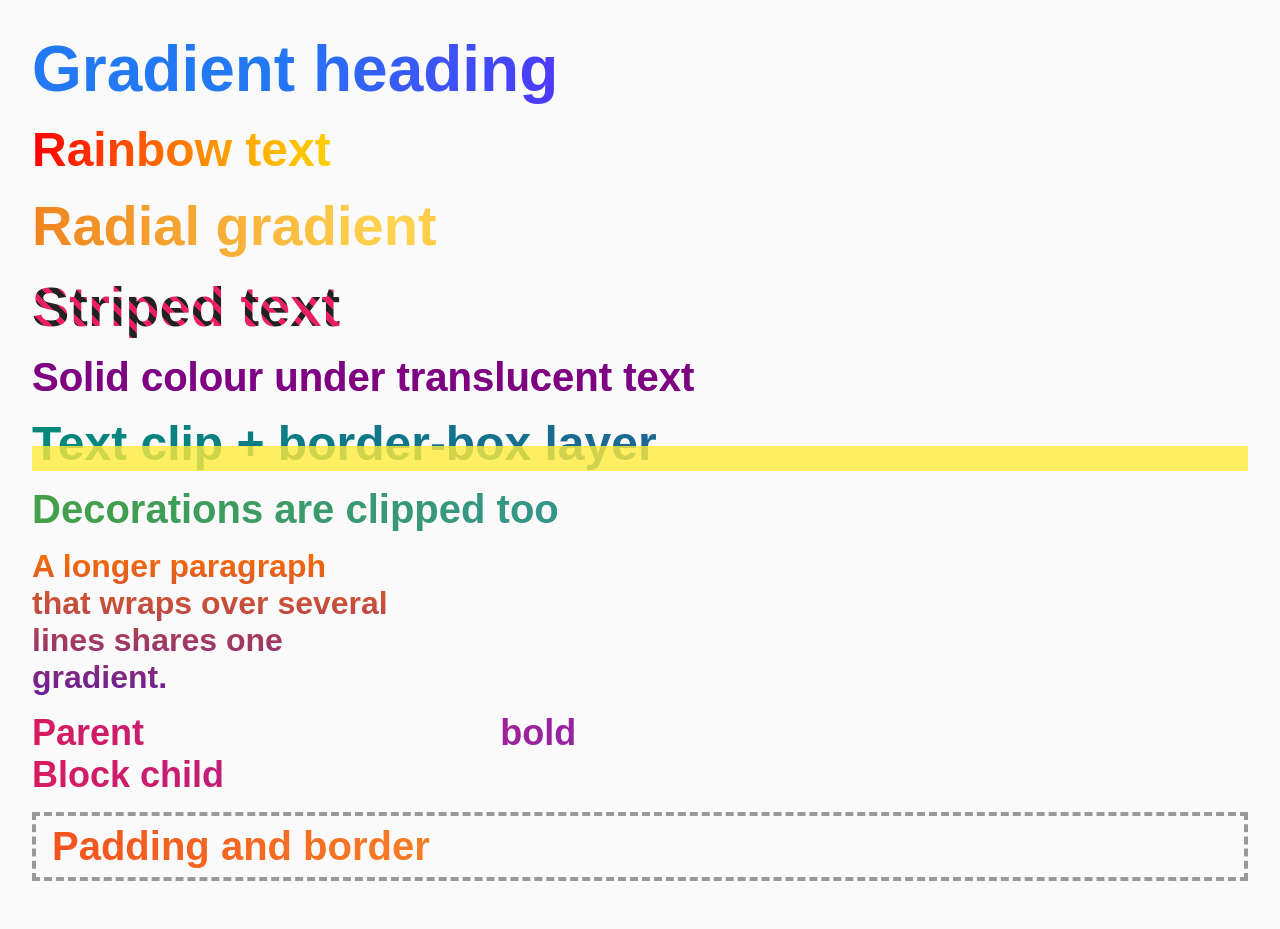
<file: examples/text-clip.html>
<!DOCTYPE html>
<html>
<head>
<title>background-clip: text</title>
<style>
  body { font-family: sans-serif; padding: 24px; background: #fafafa; }
  .clip { background-clip: text; -webkit-background-clip: text; color: transparent; font-weight: 900; margin: 0 0 16px; }
  .gradient { font-size: 64px; background-image: linear-gradient(104deg, #2379f4 20%, #6b0dff 60%); }
  .rainbow { font-size: 48px; background-image: linear-gradient(90deg, red, orange, yellow, green, blue, indigo, violet); }
  .radial { font-size: 56px; background-image: radial-gradient(circle at 30% 50%, #ffd54f, #e65100 70%); }
  .stripes { font-size: 56px; background-image: repeating-linear-gradient(45deg, #222 0 6px, #e91e63 6px 12px); }
  .solid { font-size: 40px; background-color: rgb(0 0 255); color: rgb(255 0 0 / 0.5); }
  .layers { font-size: 48px; background: linear-gradient(transparent 55%, rgb(255 235 59 / 0.8) 55%) border-box, linear-gradient(90deg, #00897b, #3949ab) text; }
  .decorated { font-size: 40px; background-image: linear-gradient(90deg, #43a047, #1e88e5); text-decoration: underline; text-decoration-thickness: 6px; }
  .multiline { font-size: 32px; width: 360px; background-image: linear-gradient(180deg, #ff6f00, #6a1b9a); }
  .descendants { font-size: 36px; background-image: linear-gradient(90deg, #d81b60, #8e24aa, #3949ab); }
  .descendants .ib { display: inline-block; transform: rotate(-6deg); }
  .descendants .op { opacity: 0.3; }
  .descendants .abs { position: absolute; }
  .clipped-box { font-size: 40px; padding: 8px 16px; border: 4px dashed #999; background-image: linear-gradient(90deg, #f4511e, #fdd835); }
</style>
</head>
<body>
  <h1 class="clip gradient">Gradient heading</h1>
  <p class="clip rainbow">Rainbow text</p>
  <p class="clip radial">Radial gradient</p>
  <p class="clip stripes">Striped text</p>
  <p class="clip solid">Solid colour under translucent text</p>
  <p class="clip layers">Text clip + border-box layer</p>
  <p class="clip decorated">Decorations are clipped too</p>
  <p class="clip multiline">A longer paragraph that wraps over several lines shares one gradient.</p>
  <div class="clip descendants">Parent <span class="ib">inline-block</span> <span class="op">opacity</span> <b>bold</b><div>Block child</div></div>
  <p class="clip clipped-box">Padding and border</p>
</body>
</html>
</file>
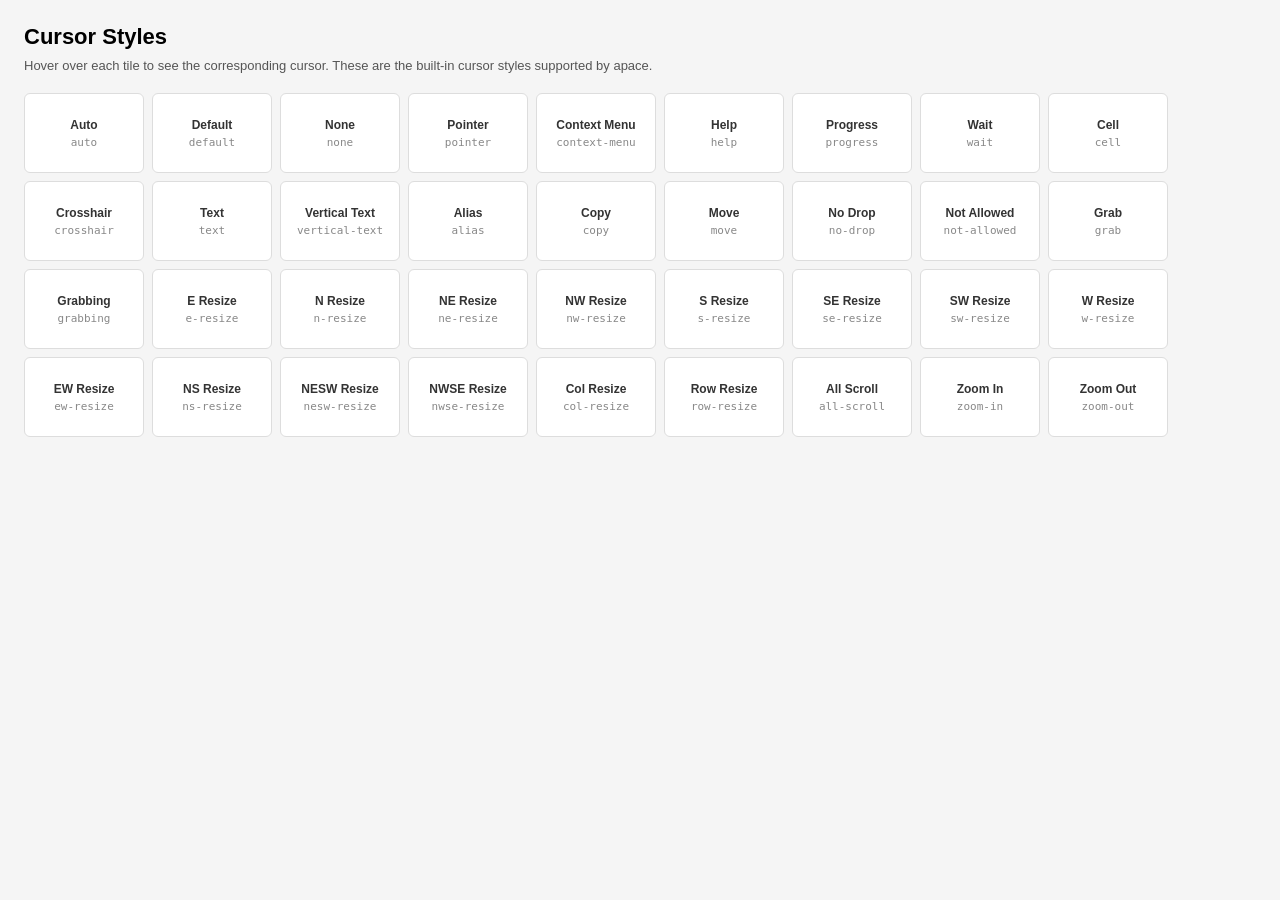
<file: examples/assets/cursor.html>
<!DOCTYPE html>
<html>
<head>
<style>
    body {
        font-family: sans-serif;
        background: #f5f5f5;
        margin: 0;
        padding: 24px;
    }
    h1 {
        margin: 0 0 8px 0;
        font-size: 22px;
    }
    p.intro {
        margin: 0 0 20px 0;
        color: #555;
        font-size: 13px;
    }
    .grid {
        display: flex;
        flex-wrap: wrap;
        gap: 8px;
    }
    .cell {
        display: flex;
        flex-direction: column;
        align-items: center;
        justify-content: center;
        width: 120px;
        height: 80px;
        background: #fff;
        border: 1px solid #ddd;
        border-radius: 6px;
        font-size: 12px;
        color: #333;
        text-align: center;
        box-sizing: border-box;
        padding: 6px;
    }
    .cell .name {
        font-weight: bold;
        margin-bottom: 4px;
    }
    .cell .value {
        font-family: monospace;
        font-size: 11px;
        color: #888;
    }
</style>
</head>
<body>
    <h1>Cursor Styles</h1>
    <p class="intro">Hover over each tile to see the corresponding cursor. These are the built-in cursor styles supported by apace.</p>
    <div class="grid">
        <div class="cell" style="cursor: auto"><span class="name">Auto</span><span class="value">auto</span></div>
        <div class="cell" style="cursor: default"><span class="name">Default</span><span class="value">default</span></div>
        <div class="cell" style="cursor: none"><span class="name">None</span><span class="value">none</span></div>
        <div class="cell" style="cursor: pointer"><span class="name">Pointer</span><span class="value">pointer</span></div>
        <div class="cell" style="cursor: context-menu"><span class="name">Context Menu</span><span class="value">context-menu</span></div>
        <div class="cell" style="cursor: help"><span class="name">Help</span><span class="value">help</span></div>
        <div class="cell" style="cursor: progress"><span class="name">Progress</span><span class="value">progress</span></div>
        <div class="cell" style="cursor: wait"><span class="name">Wait</span><span class="value">wait</span></div>
        <div class="cell" style="cursor: cell"><span class="name">Cell</span><span class="value">cell</span></div>
        <div class="cell" style="cursor: crosshair"><span class="name">Crosshair</span><span class="value">crosshair</span></div>
        <div class="cell" style="cursor: text"><span class="name">Text</span><span class="value">text</span></div>
        <div class="cell" style="cursor: vertical-text"><span class="name">Vertical Text</span><span class="value">vertical-text</span></div>
        <div class="cell" style="cursor: alias"><span class="name">Alias</span><span class="value">alias</span></div>
        <div class="cell" style="cursor: copy"><span class="name">Copy</span><span class="value">copy</span></div>
        <div class="cell" style="cursor: move"><span class="name">Move</span><span class="value">move</span></div>
        <div class="cell" style="cursor: no-drop"><span class="name">No Drop</span><span class="value">no-drop</span></div>
        <div class="cell" style="cursor: not-allowed"><span class="name">Not Allowed</span><span class="value">not-allowed</span></div>
        <div class="cell" style="cursor: grab"><span class="name">Grab</span><span class="value">grab</span></div>
        <div class="cell" style="cursor: grabbing"><span class="name">Grabbing</span><span class="value">grabbing</span></div>
        <div class="cell" style="cursor: e-resize"><span class="name">E Resize</span><span class="value">e-resize</span></div>
        <div class="cell" style="cursor: n-resize"><span class="name">N Resize</span><span class="value">n-resize</span></div>
        <div class="cell" style="cursor: ne-resize"><span class="name">NE Resize</span><span class="value">ne-resize</span></div>
        <div class="cell" style="cursor: nw-resize"><span class="name">NW Resize</span><span class="value">nw-resize</span></div>
        <div class="cell" style="cursor: s-resize"><span class="name">S Resize</span><span class="value">s-resize</span></div>
        <div class="cell" style="cursor: se-resize"><span class="name">SE Resize</span><span class="value">se-resize</span></div>
        <div class="cell" style="cursor: sw-resize"><span class="name">SW Resize</span><span class="value">sw-resize</span></div>
        <div class="cell" style="cursor: w-resize"><span class="name">W Resize</span><span class="value">w-resize</span></div>
        <div class="cell" style="cursor: ew-resize"><span class="name">EW Resize</span><span class="value">ew-resize</span></div>
        <div class="cell" style="cursor: ns-resize"><span class="name">NS Resize</span><span class="value">ns-resize</span></div>
        <div class="cell" style="cursor: nesw-resize"><span class="name">NESW Resize</span><span class="value">nesw-resize</span></div>
        <div class="cell" style="cursor: nwse-resize"><span class="name">NWSE Resize</span><span class="value">nwse-resize</span></div>
        <div class="cell" style="cursor: col-resize"><span class="name">Col Resize</span><span class="value">col-resize</span></div>
        <div class="cell" style="cursor: row-resize"><span class="name">Row Resize</span><span class="value">row-resize</span></div>
        <div class="cell" style="cursor: all-scroll"><span class="name">All Scroll</span><span class="value">all-scroll</span></div>
        <div class="cell" style="cursor: zoom-in"><span class="name">Zoom In</span><span class="value">zoom-in</span></div>
        <div class="cell" style="cursor: zoom-out"><span class="name">Zoom Out</span><span class="value">zoom-out</span></div>
    </div>
</body>
</html>
</file>
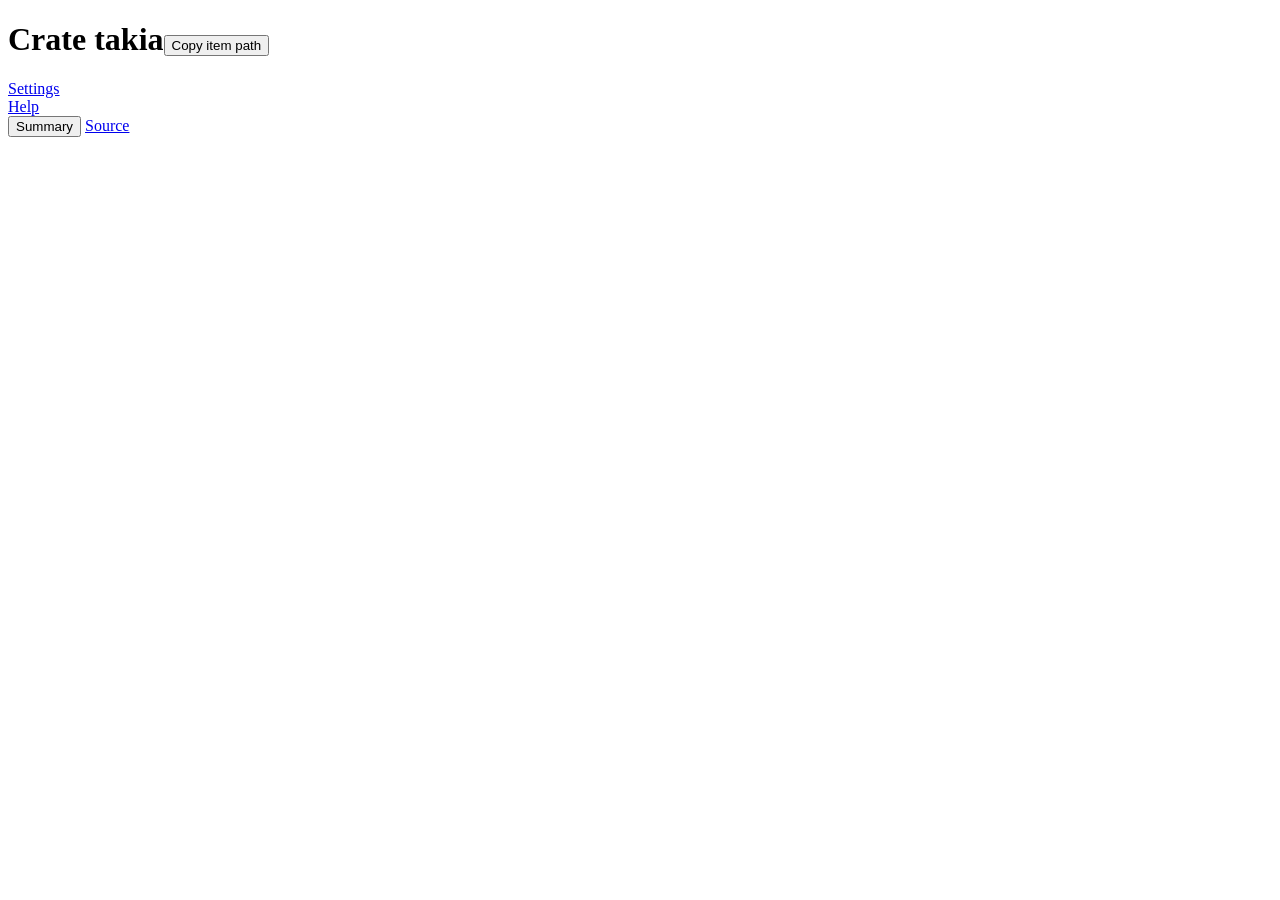
<file: examples/assets/docsrs_header.html>
<!DOCTYPE html>
<html>
  <head>
    <link rel="stylesheet" href="https:/docs.rs/-/rustdoc.static/normalize-9960930a.css">
    <link rel="stylesheet" href="https:/docs.rs/-/rustdoc.static/rustdoc-7dda4a46.css">
    <link rel="stylesheet" href="https:/docs.rs/-/rustdoc.static/rustdoc-7dda4a46.css">
  </head>
  <body>

  <div class="main-heading">
    <h1>Crate <span>takia</span><button id="copy-path" title="Copy item path to clipboard">Copy item path</button></h1>
    <rustdoc-toolbar>
        <div id="settings-menu" tabindex="-1">
            <a href="../settings.html"><span class="label">Settings</span></a>
        </div>
        <div id="help-button" tabindex="-1">
            <a href="../help.html"><span class="label">Help</span></a>
        </div>
        <button id="toggle-all-docs"><span class="label">Summary</span></button>
    </rustdoc-toolbar>
    <span class="sub-heading"><a class="src" href="../src/takia/lib.rs.html#1-124">Source</a> </span></div>

  </body>
</html>
</file>
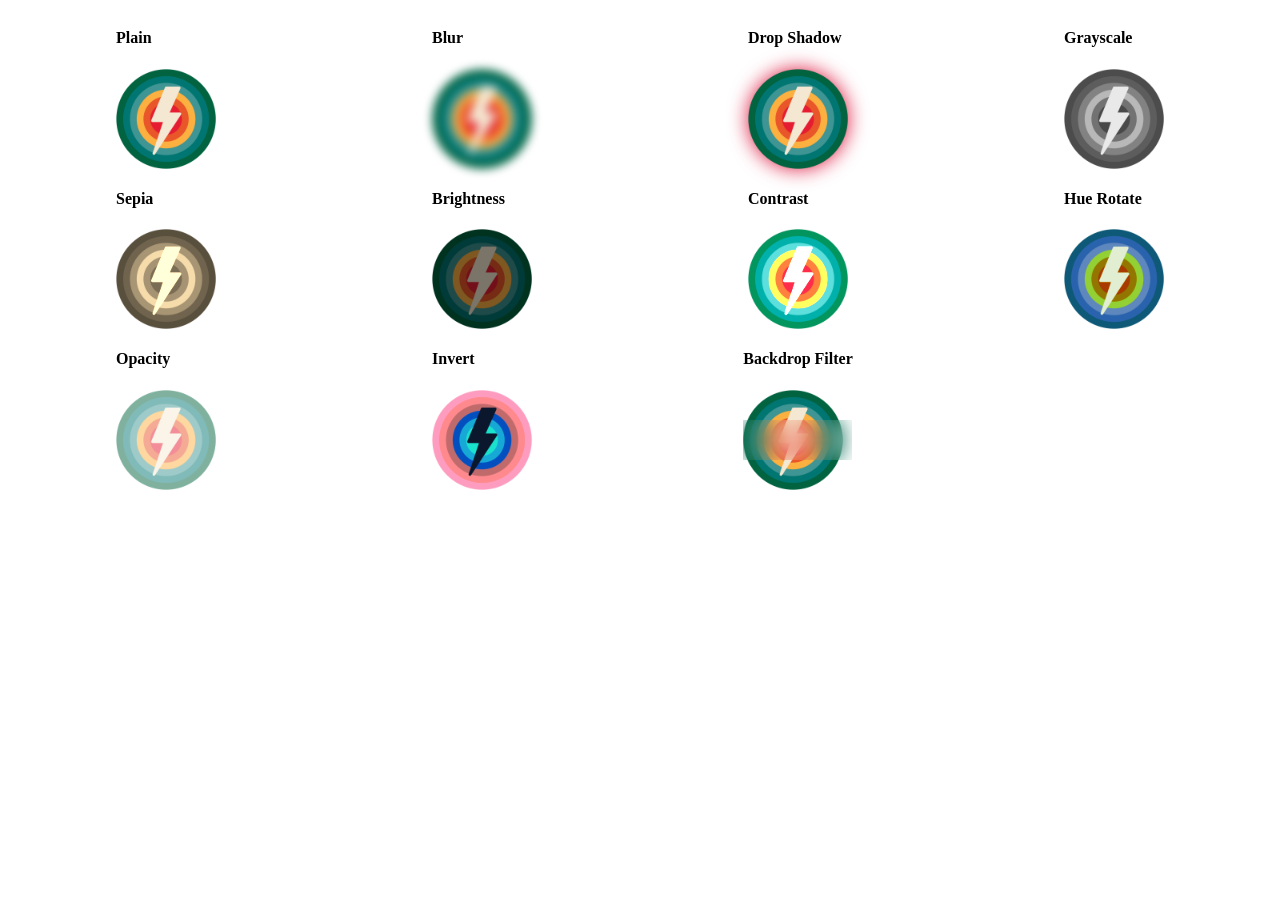
<file: examples/assets/filters.html>
<html>
<head>
<style type="text/css">
    * {
        box-sizing: border-box;
    }
    html { background: white }

    .grid {
        display: grid;
        grid-template-columns: 1fr 1fr 1fr 1fr;
        align-items: center;
        justify-items: center;
    }

    .filtered { transition: filter 0.3s linear; }
    .filtered:hover { filter: none !important; }

</style>
</head>

<body>

<div class="grid">
    <div>
        <h4>Plain</h4>
        <img src="./apace-logo.png" width="100" />
    </div>

    <div>
        <h4>Blur</h4>
        <img src="./apace-logo.png" width="100" class="filtered" style="filter: blur(5px);" />
    </div>

    <div>
        <h4>Drop Shadow</h4>
        <img src="./apace-logo.png" width="100" class="filtered" style="filter: drop-shadow(0 0 10px crimson);" />
    </div>


    <div>
        <h4>Grayscale</h4>
        <img src="./apace-logo.png" width="100" class="filtered" style="filter: grayscale();" />
    </div>

    <div>
        <h4>Sepia</h4>
        <img src="./apace-logo.png" width="100" class="filtered" style="filter: sepia();" />
    </div>

    <div>
        <h4>Brightness</h4>
        <img src="./apace-logo.png" width="100" class="filtered" style="filter: brightness(0.5);" />
    </div>

    <div>
        <h4>Contrast</h4>
        <img src="./apace-logo.png" width="100" class="filtered" style="filter: brightness(1.5);" />
    </div>

    <div>
        <h4>Hue Rotate</h4>
        <img src="./apace-logo.png" width="100" class="filtered" style="filter: hue-rotate(45deg);" />
    </div>

    <div>
        <h4>Opacity</h4>
        <img src="./apace-logo.png" width="100" class="filtered" style="filter: opacity(0.5);" />
    </div>

    <div>
        <h4>Invert</h4>
        <img src="./apace-logo.png" width="100" class="filtered" style="filter: invert();" />
    </div>

    <div>
        <h4>Backdrop Filter</h4>
        <div style="position: relative;overflow: hidden;">
            <img src="./apace-logo.png" width="100" />
            <div style="position: absolute; width: 100%; height: 40px;top: 30px; left: 0;backdrop-filter: blur(10px);"></div>
        </div>
    </div>
</div>

</body>
</html>
</file>
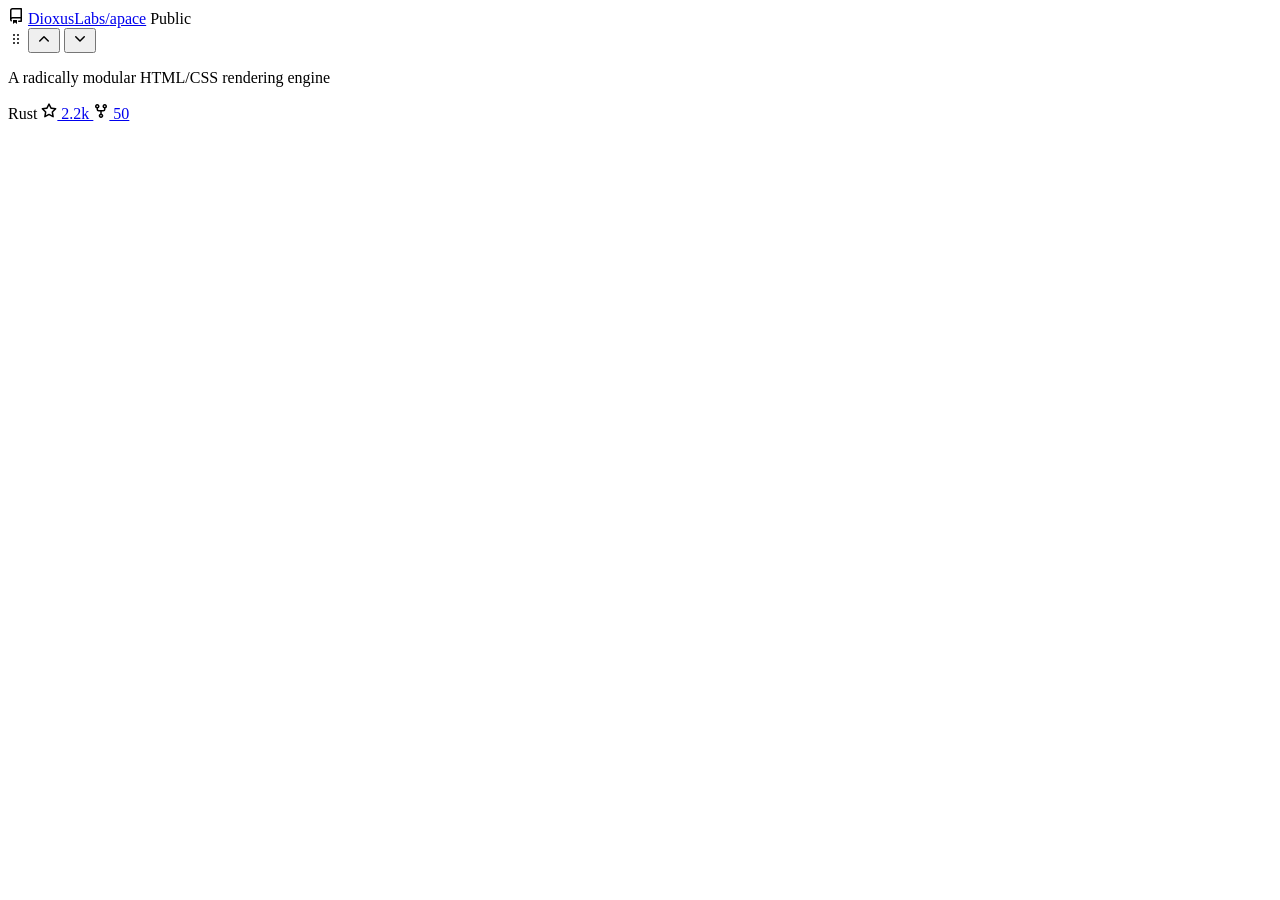
<file: examples/assets/github_profile_reduced2.html>
<!DOCTYPE html>
<html>
  <head><style type="text/css">.turbo-progress-bar {
  position: fixed;
  display: block;
  top: 0;
  left: 0;
  height: 3px;
  background: #0076ff;
  z-index: 2147483647;
  transition:
    width 300ms ease-out,
    opacity 150ms 150ms ease-in;
  transform: translate3d(0, 0, 0);
}
</style>
    <meta charset="utf-8">

  
  <link rel="stylesheet" href="https://github.githubassets.com/assets/light-0cfd1fd8509e.css">
  <link data-color-theme="dark" rel="stylesheet" data-href="https://github.githubassets.com/assets/dark-d782f59290e2.css">
  <link data-color-theme="dark_dimmed" rel="stylesheet" data-href="https://github.githubassets.com/assets/dark_dimmed-f9fbc4b99a77.css">
  <link data-color-theme="dark_high_contrast" rel="stylesheet" data-href="https://github.githubassets.com/assets/dark_high_contrast-cff1c9b27b1a.css">
  <link data-color-theme="dark_colorblind" rel="stylesheet" data-href="https://github.githubassets.com/assets/dark_colorblind-70097f75aec1.css">
  <link data-color-theme="light_colorblind" rel="stylesheet" data-href="https://github.githubassets.com/assets/light_colorblind-c2f0d49bdcd9.css">
  <link data-color-theme="light_high_contrast" rel="stylesheet" data-href="https://github.githubassets.com/assets/light_high_contrast-4747d7bc0bc4.css">
  <link data-color-theme="light_tritanopia" rel="stylesheet" data-href="https://github.githubassets.com/assets/light_tritanopia-d3f6a61c91c8.css">
  <link data-color-theme="dark_tritanopia" rel="stylesheet" data-href="https://github.githubassets.com/assets/dark_tritanopia-a188d53f44bb.css">

    <link rel="stylesheet" href="https://github.githubassets.com/assets/primer-primitives-953961b66e63.css">
    <link rel="stylesheet" href="https://github.githubassets.com/assets/primer-4430d3c2c150.css">
    <link rel="stylesheet" href="https://github.githubassets.com/assets/global-1d3440e946dd.css">
    <link rel="stylesheet" href="https://github.githubassets.com/assets/github-e72829f5538b.css">
    <link rel="stylesheet" href="https://github.githubassets.com/assets/staff-0aa284f91bc2.css">
    <link rel="stylesheet" href="https://github.githubassets.com/assets/devtools-ed3c56d5f6b2.css">
  <link rel="stylesheet" href="https://github.githubassets.com/assets/profile-a657309cdf66.css">
<link rel="stylesheet" href="https://github.githubassets.com/assets/insights-c5cddd751d33.css">

  <title>nicoburns (Nico Burns)</title>

    <meta name="viewport" content="width=device-width">

    

      <meta name="description" content="nicoburns has 79 repositories available. Follow their code on GitHub.">

      <link rel="search" type="application/opensearchdescription+xml" href="/opensearch.xml" title="GitHub">

      <meta name="hostname" content="github.com">

        <meta name="expected-hostname" content="github.com">
  <link rel="mask-icon" href="https://github.githubassets.com/assets/pinned-octocat-093da3e6fa40.svg" color="#000000">
  <link rel="alternate icon" class="js-site-favicon" type="image/png" href="https://github.githubassets.com/favicons/favicon.png">
  <link rel="icon" class="js-site-favicon" type="image/svg+xml" href="https://github.githubassets.com/favicons/favicon.svg" data-base-href="https://github.githubassets.com/favicons/favicon">

<meta name="theme-color" content="#1e2327">
<meta name="color-scheme" content="light dark">

  </head>
  <body>
    <div class="Box d-flex p-3 width-full public source">
    <div class="pinned-item-list-item-content">
      <div class="d-flex width-full position-relative">
        <div class="flex-1">
            <svg aria-hidden="true" height="16" viewBox="0 0 16 16" version="1.1" width="16" data-view-component="true" class="octicon octicon-repo mr-1 color-fg-muted">
    <path d="M2 2.5A2.5 2.5 0 0 1 4.5 0h8.75a.75.75 0 0 1 .75.75v12.5a.75.75 0 0 1-.75.75h-2.5a.75.75 0 0 1 0-1.5h1.75v-2h-8a1 1 0 0 0-.714 1.7.75.75 0 1 1-1.072 1.05A2.495 2.495 0 0 1 2 11.5Zm10.5-1h-8a1 1 0 0 0-1 1v6.708A2.486 2.486 0 0 1 4.5 9h8ZM5 12.25a.25.25 0 0 1 .25-.25h3.5a.25.25 0 0 1 .25.25v3.25a.25.25 0 0 1-.4.2l-1.45-1.087a.249.249 0 0 0-.3 0L5.4 15.7a.25.25 0 0 1-.4-.2Z"></path>
</svg>
          <span data-view-component="true" class="position-relative"><a data-hydro-click="{&quot;event_type&quot;:&quot;user_profile.click&quot;,&quot;payload&quot;:{&quot;profile_user_id&quot;:1007307,&quot;target&quot;:&quot;PINNED_REPO&quot;,&quot;user_id&quot;:1007307,&quot;originating_url&quot;:&quot;https://github.com/nicoburns&quot;}}" data-hydro-click-hmac="95bab3b0debdfa7d41ff86f71264a58e15a16e2c317afd1444c387724a44f62d" id="464340188" href="/DioxusLabs/apace" data-view-component="true" class="Link mr-1 text-bold wb-break-word" aria-labelledby="tooltip-7d61525f-6eaa-4bf0-a1c6-b8ec7d17b15b"><span class="owner text-normal">DioxusLabs/</span><span class="repo">apace</span></a>  <tool-tip id="tooltip-7d61525f-6eaa-4bf0-a1c6-b8ec7d17b15b" for="464340188" popover="manual" data-direction="s" data-type="label" data-view-component="true" class="position-absolute sr-only" aria-hidden="true" role="tooltip" style="--tool-tip-position-top: 1239.265625px; --tool-tip-position-left: 500.75390625px;">DioxusLabs/apace</tool-tip></span>          <span></span><span class="Label Label--secondary v-align-middle mt-1 no-wrap v-align-baseline Label--inline">Public</span>
        </div>
          <div>
            <input type="hidden" name="pinned_items_id_and_type[]" id="pinned-item-reorder-464340188" value="464340188-Repository" autocomplete="off" class="form-control">
            <span role="button" class="pinned-item-handle js-pinned-item-reorder" aria-label="Drag to reorder">
              <svg aria-hidden="true" height="16" viewBox="0 0 16 16" version="1.1" width="16" data-view-component="true" class="octicon octicon-grabber">
    <path d="M10 13a1 1 0 1 1 0-2 1 1 0 0 1 0 2Zm0-4a1 1 0 1 1 0-2 1 1 0 0 1 0 2Zm-4 4a1 1 0 1 1 0-2 1 1 0 0 1 0 2Zm5-9a1 1 0 1 1-2 0 1 1 0 0 1 2 0ZM7 8a1 1 0 1 1-2 0 1 1 0 0 1 2 0ZM6 5a1 1 0 1 1 0-2 1 1 0 0 1 0 2Z"></path>
</svg>
            </span>
            <button data-direction="up" type="button" data-view-component="true" class="show-on-focus sortable-button js-sortable-button Button--secondary Button--small Button right-0">  <span class="Button-content">
    <span class="Button-label"><svg aria-label="Move apace up" role="img" height="16" viewBox="0 0 16 16" version="1.1" width="16" data-view-component="true" class="octicon octicon-chevron-up">
    <path d="M3.22 10.53a.749.749 0 0 1 0-1.06l4.25-4.25a.749.749 0 0 1 1.06 0l4.25 4.25a.749.749 0 1 1-1.06 1.06L8 6.811 4.28 10.53a.749.749 0 0 1-1.06 0Z"></path>
</svg></span>
  </span>
</button>
            <button data-direction="down" type="button" data-view-component="true" class="show-on-focus sortable-button js-sortable-button Button--secondary Button--small Button right-0">  <span class="Button-content">
    <span class="Button-label"><svg aria-label="Move apace down" role="img" height="16" viewBox="0 0 16 16" version="1.1" width="16" data-view-component="true" class="octicon octicon-chevron-down">
    <path d="M12.78 5.22a.749.749 0 0 1 0 1.06l-4.25 4.25a.749.749 0 0 1-1.06 0L3.22 6.28a.749.749 0 1 1 1.06-1.06L8 8.939l3.72-3.719a.749.749 0 0 1 1.06 0Z"></path>
</svg></span>
  </span>
</button>
          </div>
      </div>


      <p class="pinned-item-desc color-fg-muted text-small mt-2 mb-0">
        A radically modular HTML/CSS rendering engine
      </p>

      <p class="mb-0 mt-2 f6 color-fg-muted">
          <span class="d-inline-block mr-3">
  <span class="repo-language-color" style="background-color: #dea584"></span>
  <span itemprop="programmingLanguage">Rust</span>
</span>

          <a href="/DioxusLabs/apace/stargazers" class="pinned-item-meta Link--muted">
            <svg aria-label="stars" role="img" height="16" viewBox="0 0 16 16" version="1.1" width="16" data-view-component="true" class="octicon octicon-star">
    <path d="M8 .25a.75.75 0 0 1 .673.418l1.882 3.815 4.21.612a.75.75 0 0 1 .416 1.279l-3.046 2.97.719 4.192a.751.751 0 0 1-1.088.791L8 12.347l-3.766 1.98a.75.75 0 0 1-1.088-.79l.72-4.194L.818 6.374a.75.75 0 0 1 .416-1.28l4.21-.611L7.327.668A.75.75 0 0 1 8 .25Zm0 2.445L6.615 5.5a.75.75 0 0 1-.564.41l-3.097.45 2.24 2.184a.75.75 0 0 1 .216.664l-.528 3.084 2.769-1.456a.75.75 0 0 1 .698 0l2.77 1.456-.53-3.084a.75.75 0 0 1 .216-.664l2.24-2.183-3.096-.45a.75.75 0 0 1-.564-.41L8 2.694Z"></path>
</svg>
            2.2k
          </a>
          <a href="/DioxusLabs/apace/forks" class="pinned-item-meta Link--muted">
            <svg aria-label="forks" role="img" height="16" viewBox="0 0 16 16" version="1.1" width="16" data-view-component="true" class="octicon octicon-repo-forked">
    <path d="M5 5.372v.878c0 .414.336.75.75.75h4.5a.75.75 0 0 0 .75-.75v-.878a2.25 2.25 0 1 1 1.5 0v.878a2.25 2.25 0 0 1-2.25 2.25h-1.5v2.128a2.251 2.251 0 1 1-1.5 0V8.5h-1.5A2.25 2.25 0 0 1 3.5 6.25v-.878a2.25 2.25 0 1 1 1.5 0ZM5 3.25a.75.75 0 1 0-1.5 0 .75.75 0 0 0 1.5 0Zm6.75.75a.75.75 0 1 0 0-1.5.75.75 0 0 0 0 1.5Zm-3 8.75a.75.75 0 1 0-1.5 0 .75.75 0 0 0 1.5 0Z"></path>
</svg>
            50
          </a>
      </p>
    </div>
  </div>
  </body>
</html>
</file>
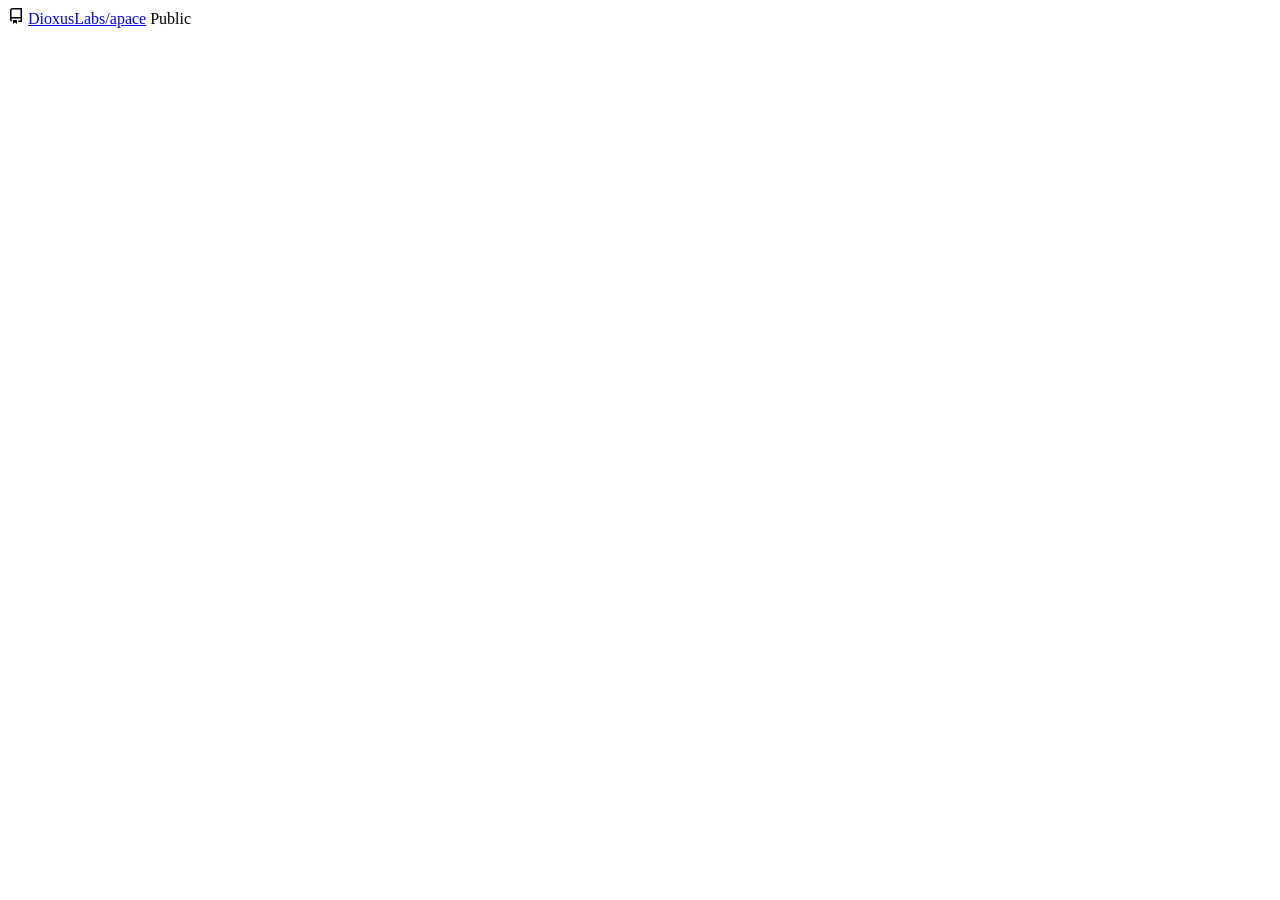
<file: examples/assets/github_profile_reduced3.html>
<!DOCTYPE html>
<html>
  <head><style type="text/css">.turbo-progress-bar {
  position: fixed;
  display: block;
  top: 0;
  left: 0;
  height: 3px;
  background: #0076ff;
  z-index: 2147483647;
  transition:
    width 300ms ease-out,
    opacity 150ms 150ms ease-in;
  transform: translate3d(0, 0, 0);
}
</style>
    <meta charset="utf-8">

  
  <link rel="stylesheet" href="https://github.githubassets.com/assets/light-0cfd1fd8509e.css">
  <link data-color-theme="dark" rel="stylesheet" data-href="https://github.githubassets.com/assets/dark-d782f59290e2.css">
  <link data-color-theme="dark_dimmed" rel="stylesheet" data-href="https://github.githubassets.com/assets/dark_dimmed-f9fbc4b99a77.css">
  <link data-color-theme="dark_high_contrast" rel="stylesheet" data-href="https://github.githubassets.com/assets/dark_high_contrast-cff1c9b27b1a.css">
  <link data-color-theme="dark_colorblind" rel="stylesheet" data-href="https://github.githubassets.com/assets/dark_colorblind-70097f75aec1.css">
  <link data-color-theme="light_colorblind" rel="stylesheet" data-href="https://github.githubassets.com/assets/light_colorblind-c2f0d49bdcd9.css">
  <link data-color-theme="light_high_contrast" rel="stylesheet" data-href="https://github.githubassets.com/assets/light_high_contrast-4747d7bc0bc4.css">
  <link data-color-theme="light_tritanopia" rel="stylesheet" data-href="https://github.githubassets.com/assets/light_tritanopia-d3f6a61c91c8.css">
  <link data-color-theme="dark_tritanopia" rel="stylesheet" data-href="https://github.githubassets.com/assets/dark_tritanopia-a188d53f44bb.css">

    <link rel="stylesheet" href="https://github.githubassets.com/assets/primer-primitives-953961b66e63.css">
    <link rel="stylesheet" href="https://github.githubassets.com/assets/primer-4430d3c2c150.css">
    <link rel="stylesheet" href="https://github.githubassets.com/assets/global-1d3440e946dd.css">
    <link rel="stylesheet" href="https://github.githubassets.com/assets/github-e72829f5538b.css">
    <link rel="stylesheet" href="https://github.githubassets.com/assets/staff-0aa284f91bc2.css">
    <link rel="stylesheet" href="https://github.githubassets.com/assets/devtools-ed3c56d5f6b2.css">
  <link rel="stylesheet" href="https://github.githubassets.com/assets/profile-a657309cdf66.css">
<link rel="stylesheet" href="https://github.githubassets.com/assets/insights-c5cddd751d33.css">

  <title>nicoburns (Nico Burns)</title>

    <meta name="viewport" content="width=device-width">

    

      <meta name="description" content="nicoburns has 79 repositories available. Follow their code on GitHub.">

      <link rel="search" type="application/opensearchdescription+xml" href="/opensearch.xml" title="GitHub">

      <meta name="hostname" content="github.com">

        <meta name="expected-hostname" content="github.com">
  <link rel="mask-icon" href="https://github.githubassets.com/assets/pinned-octocat-093da3e6fa40.svg" color="#000000">
  <link rel="alternate icon" class="js-site-favicon" type="image/png" href="https://github.githubassets.com/favicons/favicon.png">
  <link rel="icon" class="js-site-favicon" type="image/svg+xml" href="https://github.githubassets.com/favicons/favicon.svg" data-base-href="https://github.githubassets.com/favicons/favicon">

<meta name="theme-color" content="#1e2327">
<meta name="color-scheme" content="light dark">

  </head>
  <body>
    <div class="Box d-flex p-3 width-full public source">
    <div class="pinned-item-list-item-content">
      <div class="d-flex width-full position-relative">
        <div class="flex-1">
            <svg aria-hidden="true" height="16" viewBox="0 0 16 16" version="1.1" width="16" data-view-component="true" class="octicon octicon-repo mr-1 color-fg-muted">
    <path d="M2 2.5A2.5 2.5 0 0 1 4.5 0h8.75a.75.75 0 0 1 .75.75v12.5a.75.75 0 0 1-.75.75h-2.5a.75.75 0 0 1 0-1.5h1.75v-2h-8a1 1 0 0 0-.714 1.7.75.75 0 1 1-1.072 1.05A2.495 2.495 0 0 1 2 11.5Zm10.5-1h-8a1 1 0 0 0-1 1v6.708A2.486 2.486 0 0 1 4.5 9h8ZM5 12.25a.25.25 0 0 1 .25-.25h3.5a.25.25 0 0 1 .25.25v3.25a.25.25 0 0 1-.4.2l-1.45-1.087a.249.249 0 0 0-.3 0L5.4 15.7a.25.25 0 0 1-.4-.2Z"></path>
</svg>
          <span data-view-component="true" class="position-relative"><a id="464340188" href="/DioxusLabs/apace" data-view-component="true" class="Link mr-1 text-bold wb-break-word"><span class="owner text-normal">DioxusLabs/</span><span class="repo">apace</span></a>  <tool-tip id="tooltip-7d61525f-6eaa-4bf0-a1c6-b8ec7d17b15b" for="464340188" popover="manual" data-direction="s" data-type="label" data-view-component="true" class="position-absolute sr-only" aria-hidden="true" role="tooltip" style="--tool-tip-position-top: 1239.265625px; --tool-tip-position-left: 500.75390625px;">DioxusLabs/apace</tool-tip></span>          <span></span><span class="Label Label--secondary v-align-middle mt-1 no-wrap v-align-baseline Label--inline">Public</span>
        </div>
          <div>

          </div>
      </div>

    </div>
  </div>
  </body>
</html>
</file>
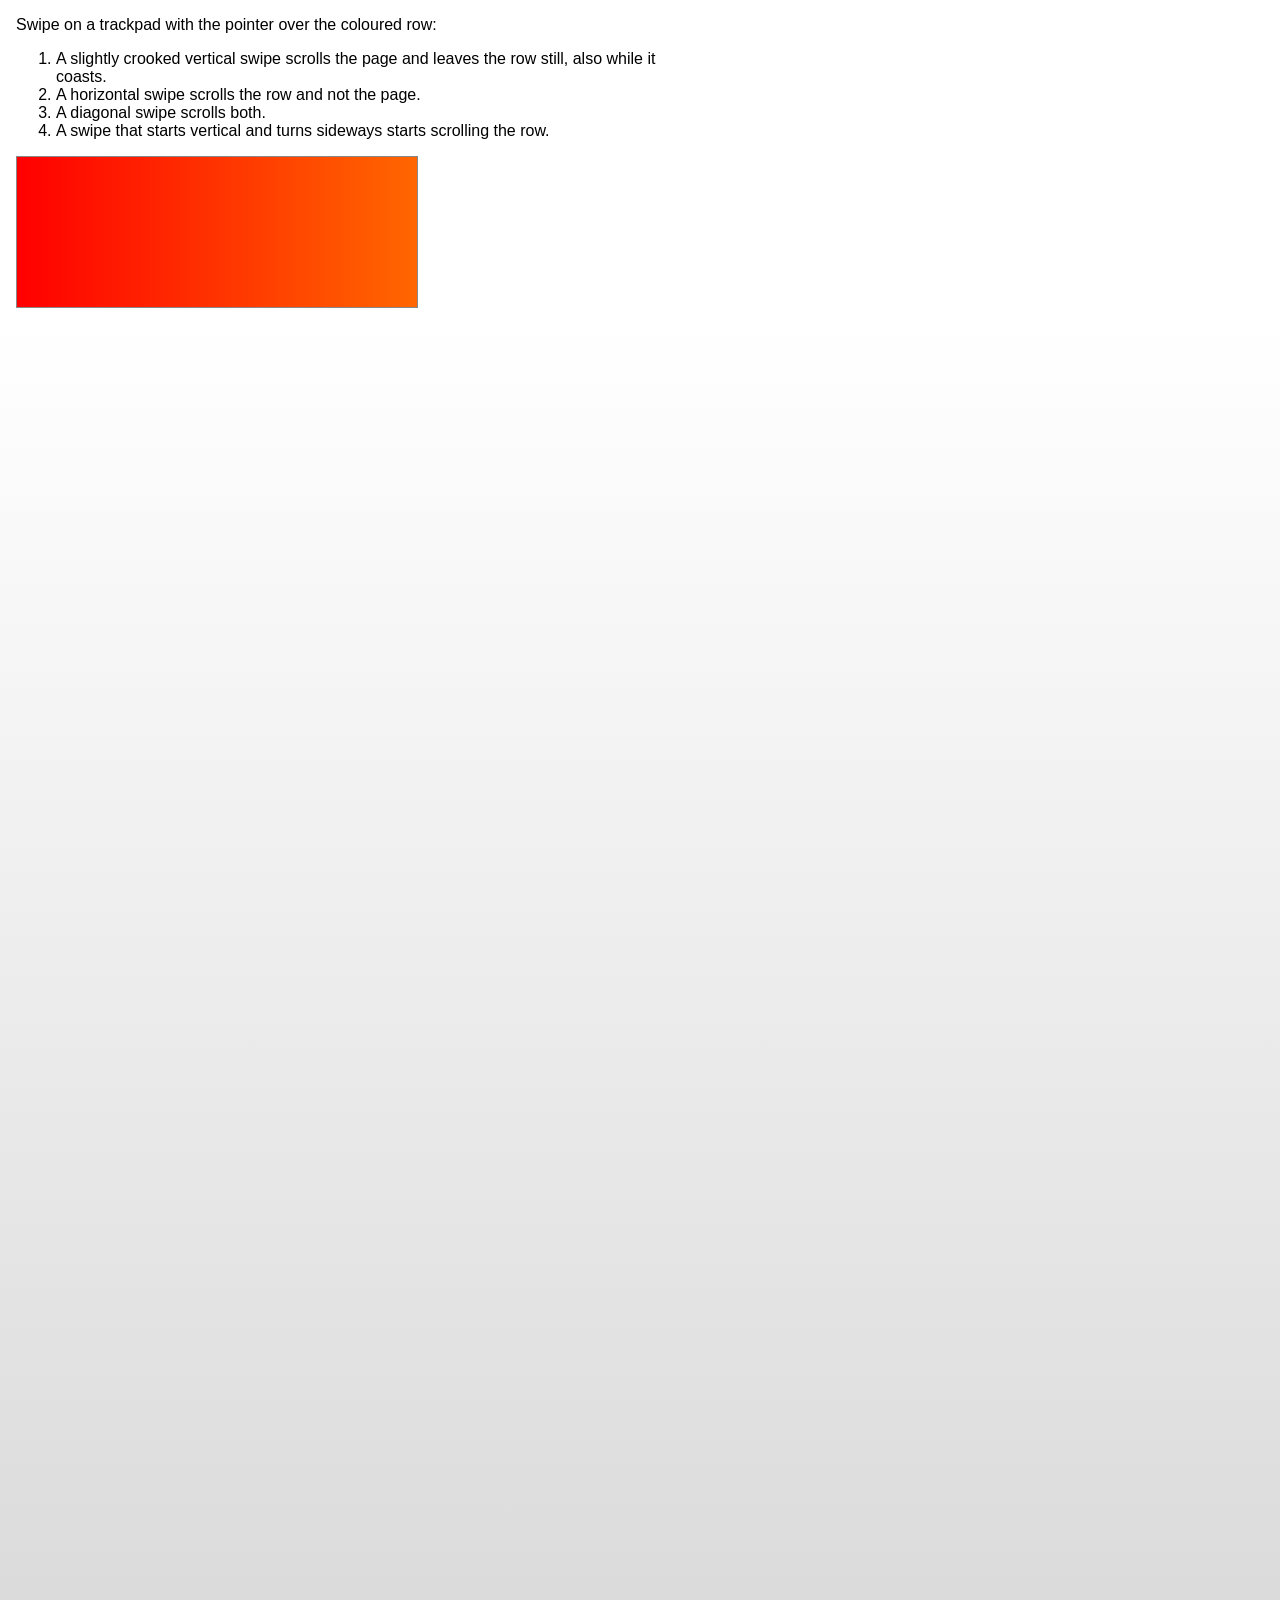
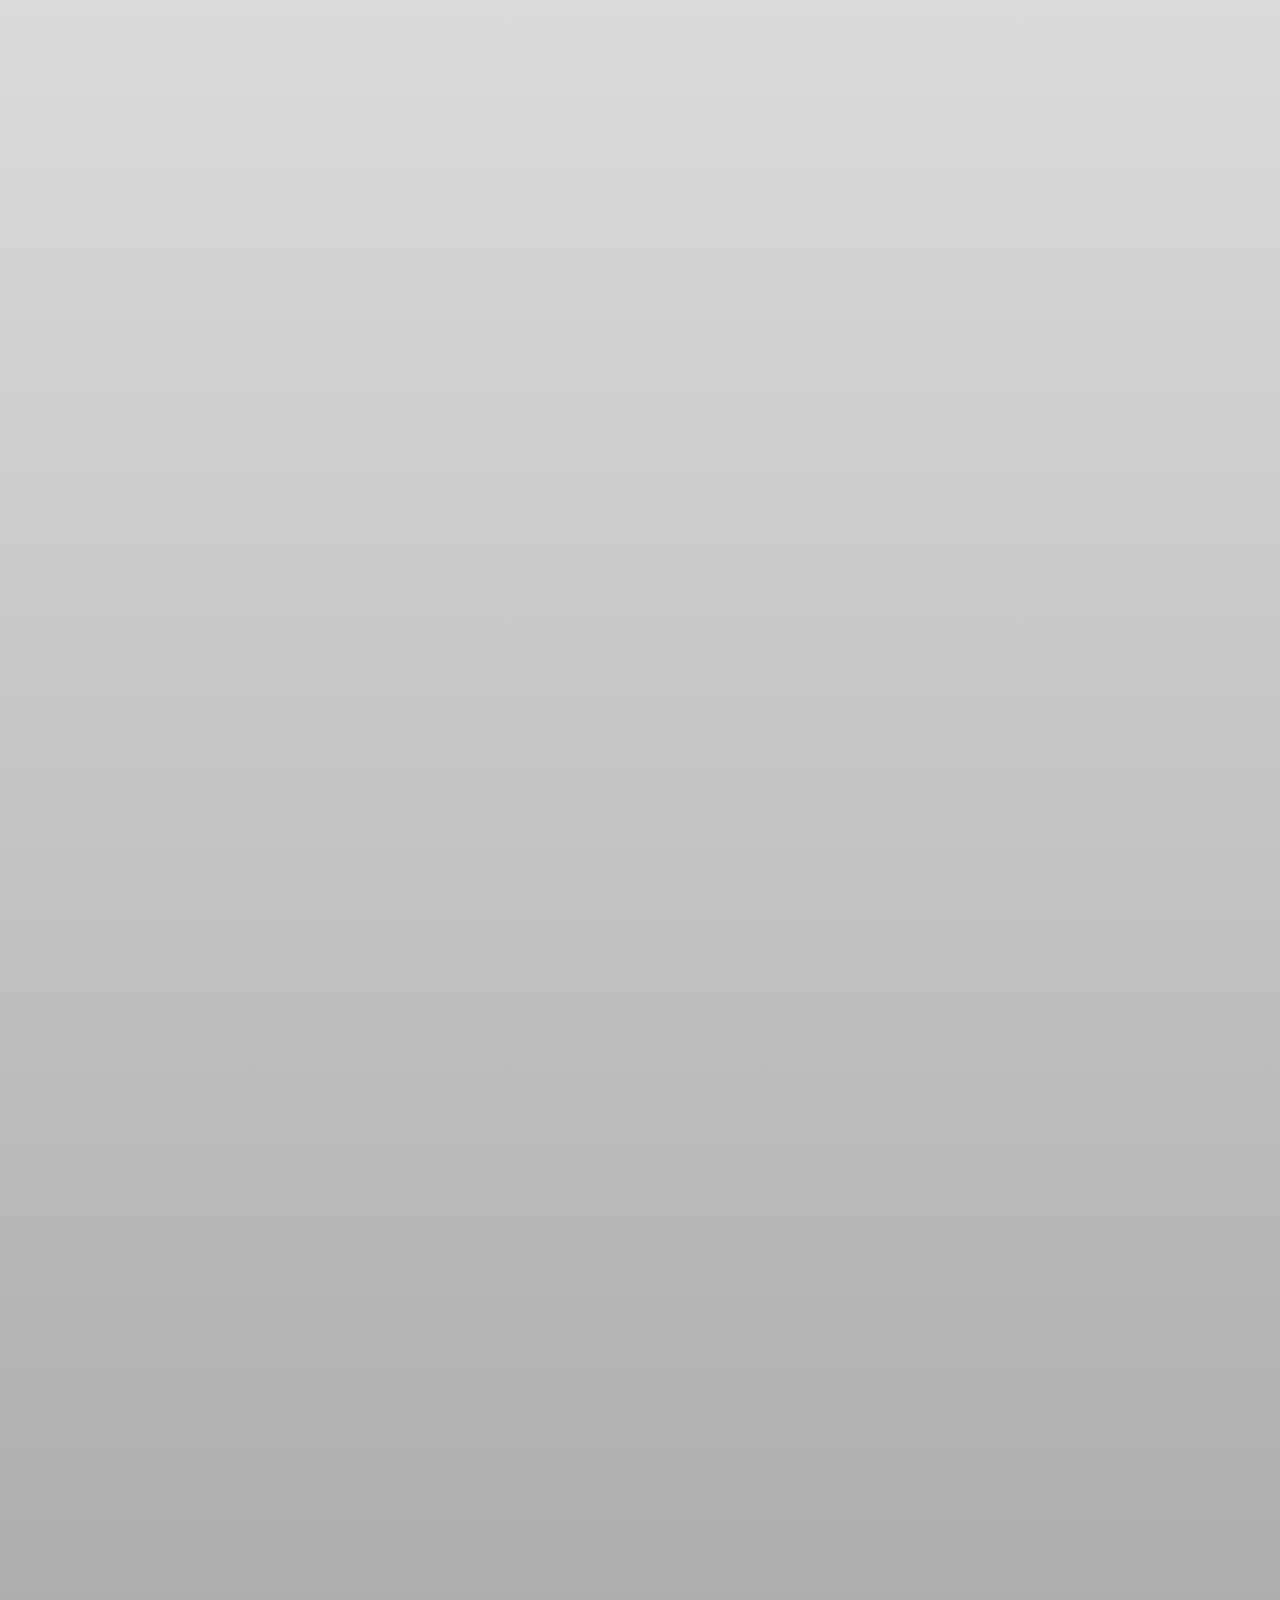
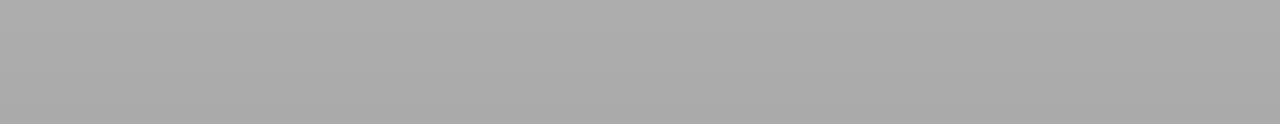
<file: examples/assets/wheel_axis_lock.html>
<!DOCTYPE html>
<html>
<head>
  <title>Trackpad scroll axis lock</title>
  <style>
    body { margin: 0; font-family: sans-serif; }
    p, ol { margin: 16px; max-width: 600px; }
    .row { width: 400px; height: 150px; margin: 16px; overflow-x: auto; overflow-y: hidden; border: 1px solid #888; }
    .row > div { width: 3000px; height: 150px; background: linear-gradient(to right, red, yellow, green, blue); }
    .page { height: 3000px; background: linear-gradient(white, #aaa); }
  </style>
</head>
<body>
  <p>Swipe on a trackpad with the pointer over the coloured row:</p>
  <ol>
    <li>A slightly crooked vertical swipe scrolls the page and leaves the row still, also while it coasts.</li>
    <li>A horizontal swipe scrolls the row and not the page.</li>
    <li>A diagonal swipe scrolls both.</li>
    <li>A swipe that starts vertical and turns sideways starts scrolling the row.</li>
  </ol>
  <div class="row"><div></div></div>
  <div class="page"></div>
</body>
</html>
</file>
